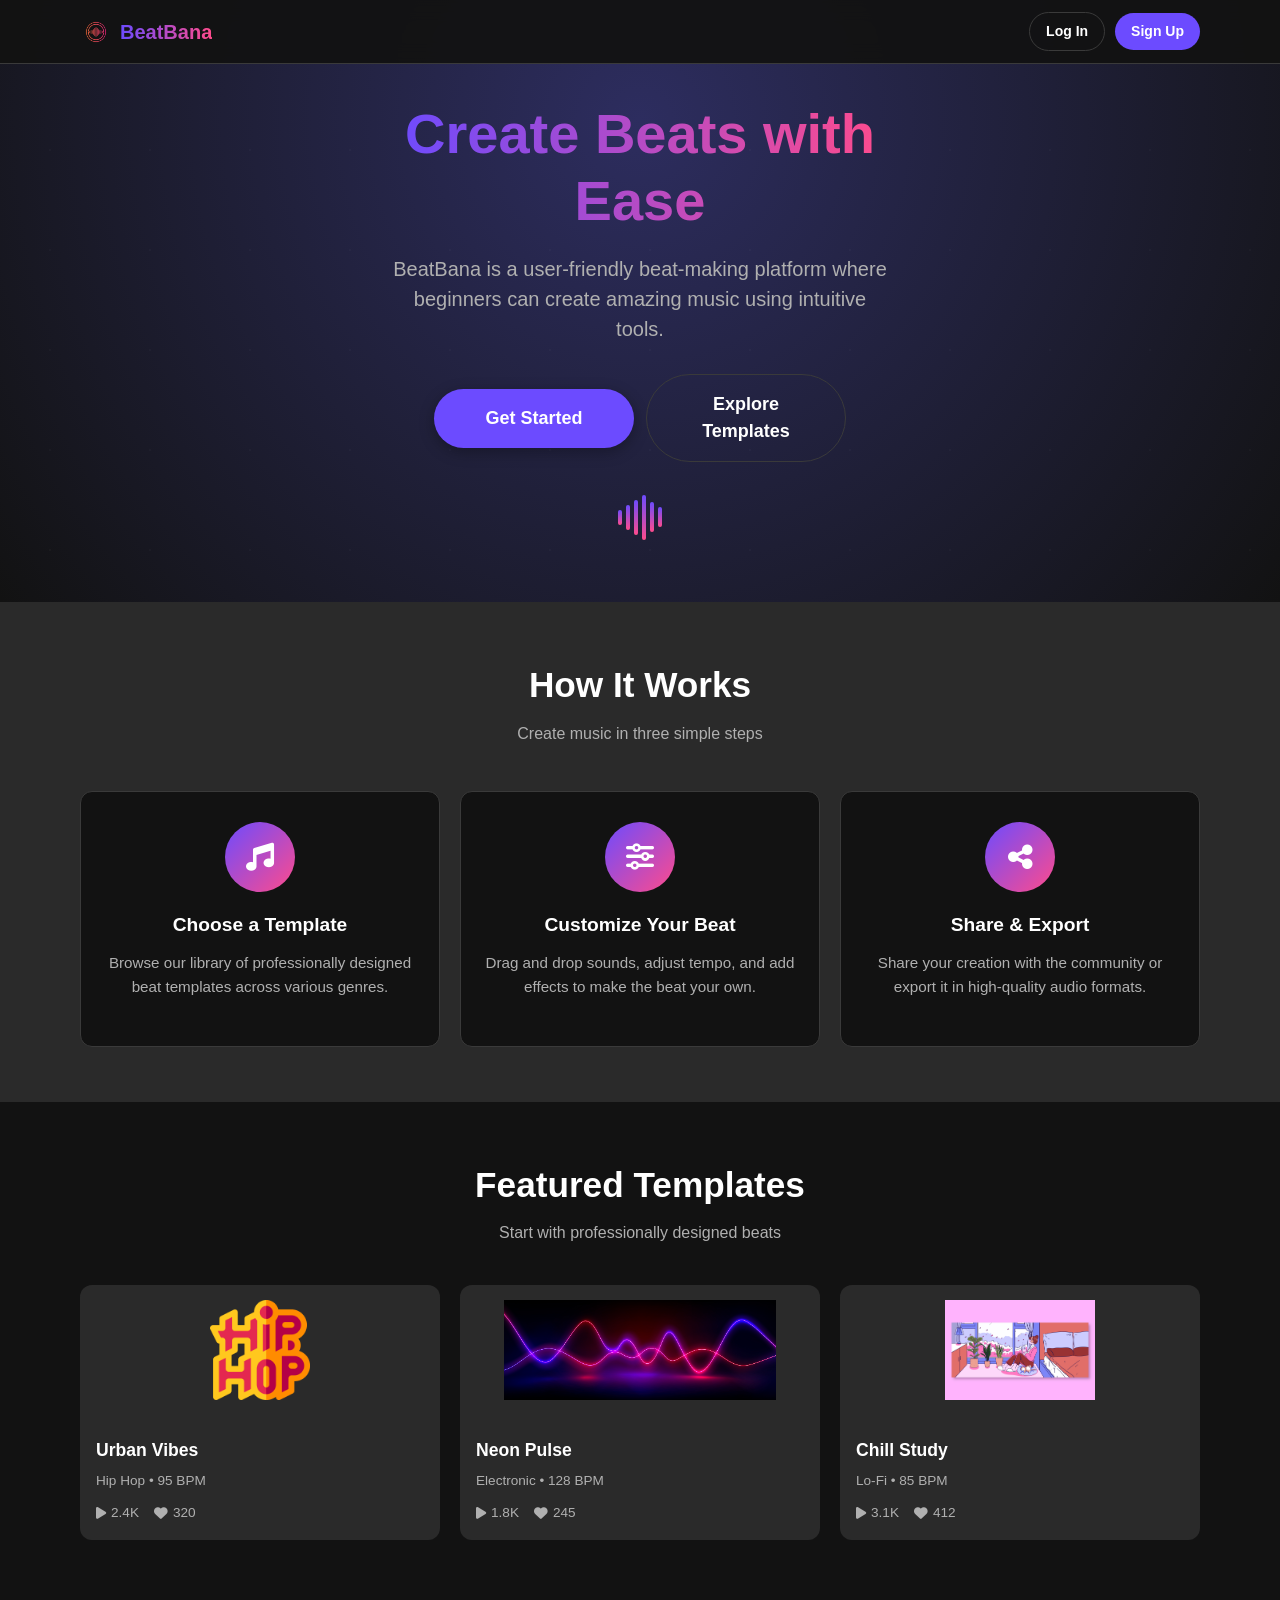
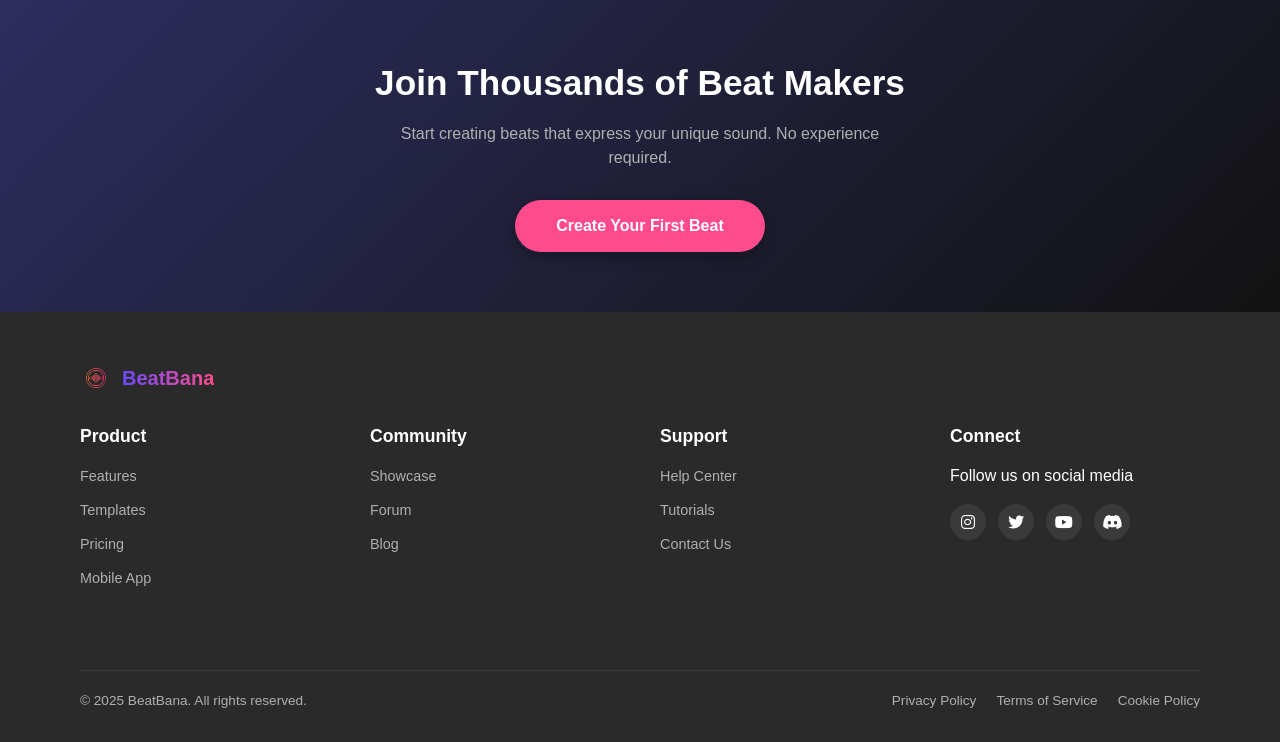
<file: index.html>
<!DOCTYPE html>
<html lang="en">
<head>
  <meta charset="UTF-8">
  <meta name="viewport" content="width=device-width, initial-scale=1.0">
  <title>BeatBana - Create Beats with Ease</title>
  <link rel="stylesheet" href="https://cdnjs.cloudflare.com/ajax/libs/font-awesome/6.4.0/css/all.min.css">
  <script src="https://cdnjs.cloudflare.com/ajax/libs/jquery/3.7.1/jquery.min.js"></script>
  <link rel="stylesheet" href="style.css">
</head>
<body>
  <!-- Header -->
  <header class="header">
    <div class="container">
      <div class="header-content">
        <a href="#" class="logo">
          <img src="Images/Beat Bana.png" alt="BeatBana Logo" class="logo-icon" />
          <span class="logo-text">BeatBana</span>
        </a>
        <div class="nav">
          <a href="logIn/index.html" class="nav-button button-secondary">Log In</a>
          <a href="signUp/index.html" class="nav-button button-primary">Sign Up</a>
        </div>
      </div>
    </div>
  </header>
  
  <!-- Mobile Menu (hidden by default) -->
  <div class="mobile-menu" id="mobile-menu">
    <button class="mobile-menu-close" id="mobile-menu-close">
      <i class="fas fa-times"></i>
    </button>
    <div class="mobile-menu-items">
      <a href="#features" class="mobile-menu-item">Features</a>
      <a href="#templates" class="mobile-menu-item">Templates</a>
      <a href="#pricing" class="mobile-menu-item">Pricing</a>
      <a href="#about" class="mobile-menu-item">About</a>
    </div>
    <div class="mobile-auth">
      <a href="#login" class="mobile-auth-button button-secondary">Log In</a>
      <a href="#signup" class="mobile-auth-button button-primary">Sign Up</a>
    </div>
  </div>
  
  <!-- Hero Section -->
  <section class="hero-section">
    <div class="container">
      <div class="hero-content">
        <h1 class="hero-title">Create Beats with Ease</h1>
        <p class="hero-description">
          BeatBana is a user-friendly beat-making platform where beginners can create amazing music using intuitive tools.
        </p>
        <div class="hero-buttons">
          <a href="#get-started" class="hero-button button-get-started">Get Started</a>
          <a href="#explore" class="hero-button button-explore">Explore Templates</a>
        </div>
        
        <!-- Animated Waveform -->
        <div class="waveform">
          <div class="waveform-bar" style="height: 15px;"></div>
          <div class="waveform-bar" style="height: 25px;"></div>
          <div class="waveform-bar" style="height: 35px;"></div>
          <div class="waveform-bar" style="height: 45px;"></div>
          <div class="waveform-bar" style="height: 30px;"></div>
          <div class="waveform-bar" style="height: 20px;"></div>
        </div>
      </div>
    </div>
  </section>
  
  <!-- Features Section -->
  <section class="features-section" id="features">
    <div class="container">
      <div class="section-header">
        <h2 class="section-title">How It Works</h2>
        <p class="section-subtitle">Create music in three simple steps</p>
      </div>
      
      <div class="features-grid">
        <!-- Feature 1 -->
        <div class="feature-card">
          <div class="feature-icon">
            <i class="fas fa-music"></i>
          </div>
          <h3 class="feature-title">Choose a Template</h3>
          <p class="feature-description">
            Browse our library of professionally designed beat templates across various genres.
          </p>
        </div>
        
        <!-- Feature 2 -->
        <div class="feature-card">
          <div class="feature-icon">
            <i class="fas fa-sliders-h"></i>
          </div>
          <h3 class="feature-title">Customize Your Beat</h3>
          <p class="feature-description">
            Drag and drop sounds, adjust tempo, and add effects to make the beat your own.
          </p>
        </div>
        
        <!-- Feature 3 -->
        <div class="feature-card">
          <div class="feature-icon">
            <i class="fas fa-share-alt"></i>
          </div>
          <h3 class="feature-title">Share & Export</h3>
          <p class="feature-description">
            Share your creation with the community or export it in high-quality audio formats.
          </p>
        </div>
      </div>
    </div>
  </section>
  
  <!-- Templates Section -->
  <section class="templates-section" id="templates">
    <div class="container">
      <div class="section-header">
        <h2 class="section-title">Featured Templates</h2>
        <p class="section-subtitle">Start with professionally designed beats</p>
      </div>
      
      <div class="templates-grid">
        <!-- Template 1 -->
        <div class="template-card">
          <div class="template-img-container">
            <img src="Images/hip-hop (1).png" alt="Electronic Beat" class="template-image" />
          </div>
          <div class="template-content">
            <h3 class="template-title">Urban Vibes</h3>
            <p class="template-genre">Hip Hop • 95 BPM</p>
            <div class="template-stats">
              <div class="template-stat">
                <i class="fas fa-play"></i>
                <span>2.4K</span>
              </div>
              <div class="template-stat">
                <i class="fas fa-heart"></i>
                <span>320</span>
              </div>
            </div>
          </div>
        </div>
        
        <!-- Template 2 -->
        <div class="template-card">
          <div class="template-img-container">
            <img src="Images/95bf278d-7e27-4cc7-9a4b-55df5babdd5d.jpg" alt="Electronic Beat" class="template-image" />
          </div>
          <div class="template-content">
            <h3 class="template-title">Neon Pulse</h3>
            <p class="template-genre">Electronic • 128 BPM</p>
            <div class="template-stats">
              <div class="template-stat">
                <i class="fas fa-play"></i>
                <span>1.8K</span>
              </div>
              <div class="template-stat">
                <i class="fas fa-heart"></i>
                <span>245</span>
              </div>
            </div>
          </div>
        </div>
        
        <!-- Template 3 -->
        <div class="template-card">
          <div class="template-img-container">
            <img src="Images/9194189.jpg" alt="Electronic Beat" class="template-image" />
          </div>
          <div class="template-content">
            <h3 class="template-title">Chill Study</h3>
            <p class="template-genre">Lo-Fi • 85 BPM</p>
            <div class="template-stats">
              <div class="template-stat">
                <i class="fas fa-play"></i>
                <span>3.1K</span>
              </div>
              <div class="template-stat">
                <i class="fas fa-heart"></i>
                <span>412</span>
              </div>
            </div>
          </div>
        </div>
      </div>
    </div>
  </section>
  
  <!-- CTA Section -->
  <section class="cta-section">
    <div class="container">
      <div class="cta-content">
        <h2 class="cta-title">Join Thousands of Beat Makers</h2>
        <p class="cta-description">
          Start creating beats that express your unique sound. No experience required.
        </p>
        <a href="#signup" class="cta-button">Create Your First Beat</a>
      </div>
    </div>
  </section>
  
  <!-- Footer -->
  <footer class="footer">
    <div class="container">
      <div class="footer-logo">
        <img src="Images/Beat Bana.png" alt="BeatBana Logo" class="footer-logo-icon" />
        <span class="logo-text">BeatBana</span>
      </div>
      
      <div class="footer-content">
        <div class="footer-column">
          <h3>Product</h3>
          <ul class="footer-links">
            <li><a href="#">Features</a></li>
            <li><a href="#">Templates</a></li>
            <li><a href="#">Pricing</a></li>
            <li><a href="#">Mobile App</a></li>
          </ul>
        </div>
        
        <div class="footer-column">
          <h3>Community</h3>
          <ul class="footer-links">
            <li><a href="#">Showcase</a></li>
            <li><a href="#">Forum</a></li>
            <li><a href="#">Blog</a></li>
          </ul>
        </div>
        
        <div class="footer-column">
          <h3>Support</h3>
          <ul class="footer-links">
            <li><a href="#">Help Center</a></li>
            <li><a href="#">Tutorials</a></li>
            <li><a href="#">Contact Us</a></li>
          </ul>
        </div>
        
        <div class="footer-column">
          <h3>Connect</h3>
          <p>Follow us on social media</p>
          <div class="footer-social">
            <a href="#" class="social-icon"><i class="fab fa-instagram"></i></a>
            <a href="#" class="social-icon"><i class="fab fa-twitter"></i></a>
            <a href="#" class="social-icon"><i class="fab fa-youtube"></i></a>
            <a href="#" class="social-icon"><i class="fab fa-discord"></i></a>
          </div>
        </div>
      </div>
      
      <div class="footer-bottom">
        <div class="footer-copyright">© 2025 BeatBana. All rights reserved.</div>
        <div class="footer-legal">
          <a href="#">Privacy Policy</a>
          <a href="#">Terms of Service</a>
          <a href="#">Cookie Policy</a>
        </div>
      </div>
    </div>
  </footer>
</body>
</html>
</file>
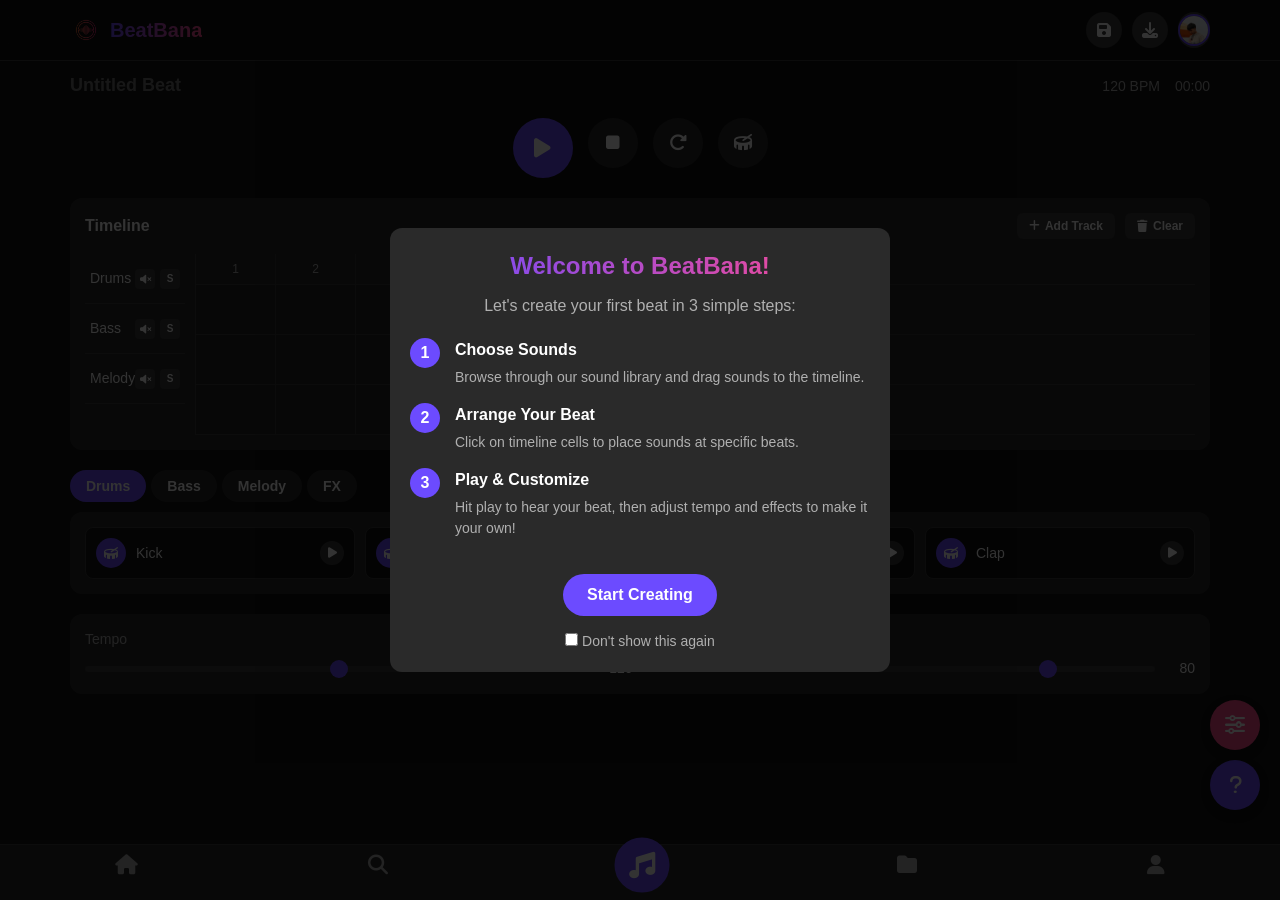
<file: BeatMaker/index.html>
<!DOCTYPE html>
<html lang="en">
<head>
  <meta charset="UTF-8">
  <meta name="viewport" content="width=device-width, initial-scale=1.0">
  <title>BeatBana - Beat Maker</title>
  <link rel="stylesheet" href="https://cdnjs.cloudflare.com/ajax/libs/font-awesome/6.4.0/css/all.min.css">
  <script src="https://cdnjs.cloudflare.com/ajax/libs/jquery/3.7.1/jquery.min.js"></script>
  <link rel="stylesheet" href="style.css">
</head>
<body>
  <!-- Header -->
  <header class="header">
    <div class="container">
      <div class="header-content">
        <a href="../index.html" class="logo">
          <img src="../Images/Beat Bana.png" alt="BeatBana Logo" class="logo-icon" />
          <span class="logo-text">BeatBana</span>
        </a>
        <div class="header-actions">
          <button id="save-button" class="header-button">
            <i class="fas fa-save"></i>
          </button>
          <button id="export-button" class="header-button">
            <i class="fas fa-download"></i>
          </button>
          <a href="../profile/index.html" class="user-profile-link">
            <span class="username">@theOGbeatmaster</span>
            <img src="IMG_2669.JPG" alt="User Avatar" class="user-avatar" />
          </a>
        </div>
      </div>
    </div>
  </header>

  <!-- Main Content -->
  <main class="main-content">
    <div class="container">
      <!-- Project Info -->
      <div class="project-info">
        <input type="text" id="project-name" placeholder="Untitled Beat" class="project-name">
        <div class="project-meta">
          <span id="bpm-display">120 BPM</span>
          <span id="time-display">00:00</span>
        </div>
      </div>

      <!-- Playback Controls -->
      <div class="playback-controls">
        <button id="play-button" class="control-button">
          <i class="fas fa-play"></i>
        </button>
        <button id="stop-button" class="control-button">
          <i class="fas fa-stop"></i>
        </button>
        <button id="loop-button" class="control-button">
          <i class="fas fa-redo-alt"></i>
        </button>
        <button id="metronome-button" class="control-button">
          <i class="fas fa-drum"></i>
        </button>
      </div>

      <!-- Timeline Section -->
      <div class="timeline-section">
        <div class="timeline-header">
          <h3>Timeline</h3>
          <div class="timeline-actions">
            <button id="add-track-button" class="small-button">
              <i class="fas fa-plus"></i> Add Track
            </button>
            <button id="clear-all-button" class="small-button">
              <i class="fas fa-trash"></i> Clear
            </button>
          </div>
        </div>
        
        <div class="timeline-container">
          <div class="track-labels">
            <div class="track-label">
              <span>Drums</span>
              <div class="track-controls">
                <button class="track-mute"><i class="fas fa-volume-mute"></i></button>
                <button class="track-solo">S</button>
              </div>
            </div>
            <div class="track-label">
              <span>Bass</span>
              <div class="track-controls">
                <button class="track-mute"><i class="fas fa-volume-mute"></i></button>
                <button class="track-solo">S</button>
              </div>
            </div>
            <div class="track-label">
              <span>Melody</span>
              <div class="track-controls">
                <button class="track-mute"><i class="fas fa-volume-mute"></i></button>
                <button class="track-solo">S</button>
              </div>
            </div>
          </div>
          
          <div class="timeline-grid">
            <div class="beat-markers">
              <div class="beat-marker">1</div>
              <div class="beat-marker">2</div>
              <div class="beat-marker">3</div>
              <div class="beat-marker">4</div>
              <div class="beat-marker">5</div>
              <div class="beat-marker">6</div>
              <div class="beat-marker">7</div>
              <div class="beat-marker">8</div>
            </div>
            
            <div class="timeline-tracks">
              <div class="timeline-track" id="drums-track">
                <div class="timeline-cells">
                  <div class="timeline-cell" data-beat="1"></div>
                  <div class="timeline-cell" data-beat="2"></div>
                  <div class="timeline-cell" data-beat="3"></div>
                  <div class="timeline-cell" data-beat="4"></div>
                  <div class="timeline-cell" data-beat="5"></div>
                  <div class="timeline-cell" data-beat="6"></div>
                  <div class="timeline-cell" data-beat="7"></div>
                  <div class="timeline-cell" data-beat="8"></div>
                </div>
              </div>
              
              <div class="timeline-track" id="bass-track">
                <div class="timeline-cells">
                  <div class="timeline-cell" data-beat="1"></div>
                  <div class="timeline-cell" data-beat="2"></div>
                  <div class="timeline-cell" data-beat="3"></div>
                  <div class="timeline-cell" data-beat="4"></div>
                  <div class="timeline-cell" data-beat="5"></div>
                  <div class="timeline-cell" data-beat="6"></div>
                  <div class="timeline-cell" data-beat="7"></div>
                  <div class="timeline-cell" data-beat="8"></div>
                </div>
              </div>
              
              <div class="timeline-track" id="melody-track">
                <div class="timeline-cells">
                  <div class="timeline-cell" data-beat="1"></div>
                  <div class="timeline-cell" data-beat="2"></div>
                  <div class="timeline-cell" data-beat="3"></div>
                  <div class="timeline-cell" data-beat="4"></div>
                  <div class="timeline-cell" data-beat="5"></div>
                  <div class="timeline-cell" data-beat="6"></div>
                  <div class="timeline-cell" data-beat="7"></div>
                  <div class="timeline-cell" data-beat="8"></div>
                </div>
              </div>
            </div>
          </div>
        </div>
      </div>

      <!-- Sound Library Tabs -->
      <div class="sound-library-tabs">
        <button class="tab-button active" data-tab="drums">Drums</button>
        <button class="tab-button" data-tab="bass">Bass</button>
        <button class="tab-button" data-tab="melody">Melody</button>
        <button class="tab-button" data-tab="fx">FX</button>
      </div>

      <!-- Sound Library -->
      <div class="sound-library">
        <div class="sound-category active" id="drums-tab">
          <div class="sound-item" draggable="true" data-sound="kick">
            <div class="sound-icon"><i class="fas fa-drum"></i></div>
            <div class="sound-name">Kick</div>
            <button class="preview-button"><i class="fas fa-play"></i></button>
          </div>
          <div class="sound-item" draggable="true" data-sound="snare">
            <div class="sound-icon"><i class="fas fa-drum"></i></div>
            <div class="sound-name">Snare</div>
            <button class="preview-button"><i class="fas fa-play"></i></button>
          </div>
          <div class="sound-item" draggable="true" data-sound="hihat">
            <div class="sound-icon"><i class="fas fa-drum"></i></div>
            <div class="sound-name">Hi-Hat</div>
            <button class="preview-button"><i class="fas fa-play"></i></button>
          </div>
          <div class="sound-item" draggable="true" data-sound="clap">
            <div class="sound-icon"><i class="fas fa-drum"></i></div>
            <div class="sound-name">Clap</div>
            <button class="preview-button"><i class="fas fa-play"></i></button>
          </div>
        </div>
        
        <div class="sound-category" id="bass-tab">
          <div class="sound-item" draggable="true" data-sound="bass1">
            <div class="sound-icon"><i class="fas fa-guitar"></i></div>
            <div class="sound-name">Deep Bass</div>
            <button class="preview-button"><i class="fas fa-play"></i></button>
          </div>
          <div class="sound-item" draggable="true" data-sound="bass2">
            <div class="sound-icon"><i class="fas fa-guitar"></i></div>
            <div class="sound-name">808 Bass</div>
            <button class="preview-button"><i class="fas fa-play"></i></button>
          </div>
          <div class="sound-item" draggable="true" data-sound="bass3">
            <div class="sound-icon"><i class="fas fa-guitar"></i></div>
            <div class="sound-name">Synth Bass</div>
            <button class="preview-button"><i class="fas fa-play"></i></button>
          </div>
        </div>
        
        <div class="sound-category" id="melody-tab">
          <div class="sound-item" draggable="true" data-sound="piano">
            <div class="sound-icon"><i class="fas fa-music"></i></div>
            <div class="sound-name">Piano</div>
            <button class="preview-button"><i class="fas fa-play"></i></button>
          </div>
          <div class="sound-item" draggable="true" data-sound="synth">
            <div class="sound-icon"><i class="fas fa-music"></i></div>
            <div class="sound-name">Synth Lead</div>
            <button class="preview-button"><i class="fas fa-play"></i></button>
          </div>
          <div class="sound-item" draggable="true" data-sound="strings">
            <div class="sound-icon"><i class="fas fa-music"></i></div>
            <div class="sound-name">Strings</div>
            <button class="preview-button"><i class="fas fa-play"></i></button>
          </div>
        </div>
        
        <div class="sound-category" id="fx-tab">
          <div class="sound-item" draggable="true" data-sound="riser">
            <div class="sound-icon"><i class="fas fa-volume-up"></i></div>
            <div class="sound-name">Riser</div>
            <button class="preview-button"><i class="fas fa-play"></i></button>
          </div>
          <div class="sound-item" draggable="true" data-sound="impact">
            <div class="sound-icon"><i class="fas fa-volume-up"></i></div>
            <div class="sound-name">Impact</div>
            <button class="preview-button"><i class="fas fa-play"></i></button>
          </div>
          <div class="sound-item" draggable="true" data-sound="sweep">
            <div class="sound-icon"><i class="fas fa-volume-up"></i></div>
            <div class="sound-name">Sweep</div>
            <button class="preview-button"><i class="fas fa-play"></i></button>
          </div>
        </div>
      </div>

      <!-- Main Controls -->
      <div class="main-controls">
        <div class="control-group">
          <label for="tempo-slider">Tempo</label>
          <div class="slider-container">
            <input type="range" id="tempo-slider" min="60" max="180" value="120" class="slider">
            <div class="slider-value">120</div>
          </div>
        </div>
        <div class="control-group">
          <label for="volume-slider">Volume</label>
          <div class="slider-container">
            <input type="range" id="volume-slider" min="0" max="100" value="80" class="slider">
            <div class="slider-value">80</div>
          </div>
        </div>
      </div>

      <!-- Effects Panel (Initially Hidden) -->
      <div class="effects-panel" id="effects-panel">
        <div class="effects-header">
          <h3>Effects</h3>
          <button id="close-effects" class="small-button">
            <i class="fas fa-times"></i>
          </button>
        </div>
        
        <div class="effects-controls">
          <div class="effect-control">
            <label for="reverb-slider">Reverb</label>
            <div class="slider-container">
              <input type="range" id="reverb-slider" min="0" max="100" value="0" class="slider">
              <div class="slider-value">0</div>
            </div>
          </div>
          
          <div class="effect-control">
            <label for="delay-slider">Delay</label>
            <div class="slider-container">
              <input type="range" id="delay-slider" min="0" max="100" value="0" class="slider">
              <div class="slider-value">0</div>
            </div>
          </div>
          
          <div class="effect-control">
            <label for="filter-slider">Filter</label>
            <div class="slider-container">
              <input type="range" id="filter-slider" min="0" max="100" value="50" class="slider">
              <div class="slider-value">50</div>
            </div>
          </div>
        </div>
      </div>

      <!-- Tutorial Overlay (Initially Hidden) -->
      <div class="tutorial-overlay" id="tutorial-overlay">
        <div class="tutorial-content">
          <h2>Welcome to BeatBana!</h2>
          <p>Let's create your first beat in 3 simple steps:</p>
          
          <div class="tutorial-step">
            <div class="step-number">1</div>
            <div class="step-content">
              <h3>Choose Sounds</h3>
              <p>Browse through our sound library and drag sounds to the timeline.</p>
            </div>
          </div>
          
          <div class="tutorial-step">
            <div class="step-number">2</div>
            <div class="step-content">
              <h3>Arrange Your Beat</h3>
              <p>Click on timeline cells to place sounds at specific beats.</p>
            </div>
          </div>
          
          <div class="tutorial-step">
            <div class="step-number">3</div>
            <div class="step-content">
              <h3>Play & Customize</h3>
              <p>Hit play to hear your beat, then adjust tempo and effects to make it your own!</p>
            </div>
          </div>
          
          <button id="start-creating" class="primary-button">Start Creating</button>
          <div class="tutorial-skip">
            <label>
              <input type="checkbox" id="dont-show-again"> Don't show this again
            </label>
          </div>
        </div>
      </div>

      <!-- Help Button -->
      <button id="help-button" class="floating-button">
        <i class="fas fa-question"></i>
      </button>

      <!-- Effects Button -->
      <button id="effects-button" class="floating-button effects-toggle">
        <i class="fas fa-sliders-h"></i>
      </button>
    </div>
  </main>

  <!-- Bottom Navigation -->
  <nav class="bottom-nav">
    <a href="../index.html" class="nav-item">
      <i class="fas fa-home"></i>
    </a>
    <a href="#" class="nav-item">
      <i class="fas fa-search"></i>
    </a>
    <a href="#" class="create-button active">
      <i class="fas fa-music"></i>
    </a>
    <a href="#" class="nav-item">
      <i class="fas fa-folder"></i>
    </a>
    <a href="#" class="nav-item">
      <i class="fas fa-user"></i>
    </a>
  </nav>

  <!-- Save Modal (Initially Hidden) -->
  <div class="modal" id="save-modal">
    <div class="modal-content">
      <div class="modal-header">
        <h3>Save Your Beat</h3>
        <button class="modal-close"><i class="fas fa-times"></i></button>
      </div>
      <div class="modal-body">
        <div class="form-group">
          <label for="save-name">Beat Name</label>
          <input type="text" id="save-name" placeholder="My Awesome Beat">
        </div>
        <div class="form-group">
          <label for="save-genre">Genre</label>
          <select id="save-genre">
            <option value="hip-hop">Hip Hop</option>
            <option value="edm">EDM</option>
            <option value="pop">Pop</option>
            <option value="lofi">Lo-Fi</option>
            <option value="other">Other</option>
          </select>
        </div>
        <div class="form-group">
          <label for="save-description">Description (Optional)</label>
          <textarea id="save-description" placeholder="Describe your beat..."></textarea>
        </div>
      </div>
      <div class="modal-footer">
        <button class="secondary-button modal-cancel">Cancel</button>
        <button class="primary-button modal-save">Save Beat</button>
      </div>
    </div>
  </div>

  <!-- Export Modal (Initially Hidden) -->
  <div class="modal" id="export-modal">
    <div class="modal-content">
      <div class="modal-header">
        <h3>Export Your Beat</h3>
        <button class="modal-close"><i class="fas fa-times"></i></button>
      </div>
      <div class="modal-body">
        <div class="form-group">
          <label>Export Format</label>
          <div class="export-options">
            <label class="export-option">
              <input type="radio" name="export-format" value="mp3" checked>
              <span class="option-label">MP3</span>
              <span class="option-desc">Standard quality, smaller file size</span>
            </label>
            <label class="export-option">
              <input type="radio" name="export-format" value="wav">
              <span class="option-label">WAV</span>
              <span class="option-desc">High quality, larger file size</span>
            </label>
          </div>
        </div>
        <div class="form-group">
          <label>Quality</label>
          <div class="slider-container">
            <input type="range" id="quality-slider" min="0" max="2" value="1" step="1" class="slider">
            <div class="quality-labels">
              <span>Low</span>
              <span>Medium</span>
              <span>High</span>
            </div>
          </div>
        </div>
      </div>
      <div class="modal-footer">
        <button class="secondary-button modal-cancel">Cancel</button>
        <button class="primary-button modal-export">Export</button>
      </div>
    </div>
  </div>

  <script src="script.js"></script>
</body>
</html>
</file>
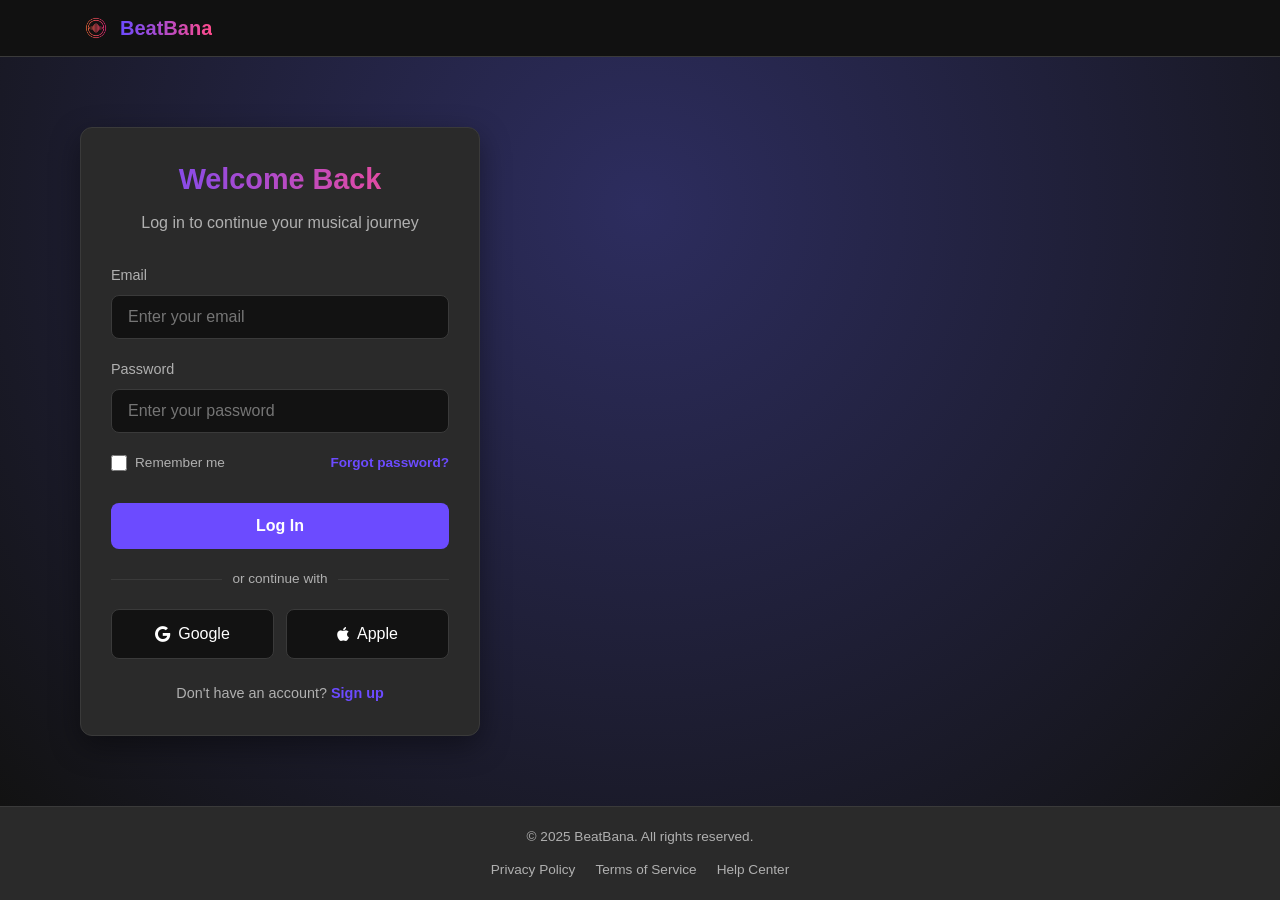
<file: logIn/index.html>
<!DOCTYPE html>
<html lang="en">
<head>
  <meta charset="UTF-8">
  <meta name="viewport" content="width=device-width, initial-scale=1.0">
  <title>BeatBana - Log In</title>
  <link rel="stylesheet" href="https://cdnjs.cloudflare.com/ajax/libs/font-awesome/6.4.0/css/all.min.css">
  <script src="https://cdnjs.cloudflare.com/ajax/libs/jquery/3.7.1/jquery.min.js"></script>
  <style>
    :root {
      --primary: #6c4bff;
      --primary-dark: #5135e0;
      --secondary: #ff4b8c;
      --dark: #121212;
      --gray: #2a2a2a;
      --light-gray: #3a3a3a;
      --text: #ffffff;
      --text-secondary: #b0b0b0;
    }
    
    * {
      margin: 0;
      padding: 0;
      box-sizing: border-box;
    }
    
    body {
      font-family: 'Segoe UI', 'Roboto', sans-serif;
      background-color: var(--dark);
      color: var(--text);
      font-size: 16px;
      line-height: 1.5;
      min-height: 100vh;
      display: flex;
      flex-direction: column;
    }
    
    a {
      text-decoration: none;
      color: inherit;
    }
    
    button, .button {
      cursor: pointer;
      border: none;
      outline: none;
      font-weight: 600;
      transition: all 0.2s ease;
    }
    
    .container {
      width: 100%;
      padding: 0 20px;
      margin: 0 auto;
      max-width: 1200px;
    }
    
    /* Header Styles */
    .header {
      background-color: rgba(18, 18, 18, 0.95);
      backdrop-filter: blur(10px);
      padding: 12px 0;
      border-bottom: 1px solid var(--light-gray);
    }
    
    .header-content {
      display: flex;
      justify-content: space-between;
      align-items: center;
    }
    
    .logo {
      display: flex;
      align-items: center;
      gap: 8px;
    }
    
    .logo-icon {
      height: 32px;
      width: auto;
    }
    
    .logo-text {
      font-size: 20px;
      font-weight: 700;
      background: linear-gradient(90deg, var(--primary), var(--secondary));
      -webkit-background-clip: text;
      -webkit-text-fill-color: transparent;
    }
    
    /* Main Content */
    .main-content {
      flex: 1;
      display: flex;
      align-items: center;
      justify-content: center;
      padding: 40px 0;
      background: radial-gradient(circle at 50% 20%, #2d2d5f, var(--dark));
    }
    
    .login-container {
      background-color: var(--gray);
      border-radius: 12px;
      width: 100%;
      max-width: 400px;
      padding: 30px;
      border: 1px solid var(--light-gray);
      box-shadow: 0 10px 30px rgba(0, 0, 0, 0.4);
    }
    
    .login-header {
      text-align: center;
      margin-bottom: 30px;
    }
    
    .login-title {
      font-size: 1.8rem;
      margin-bottom: 10px;
      background: linear-gradient(90deg, var(--primary), var(--secondary));
      -webkit-background-clip: text;
      -webkit-text-fill-color: transparent;
    }
    
    .login-subtitle {
      color: var(--text-secondary);
      font-size: 1rem;
    }
    
    .login-form {
      display: flex;
      flex-direction: column;
      gap: 20px;
    }
    
    .form-group {
      display: flex;
      flex-direction: column;
      gap: 8px;
    }
    
    .form-label {
      font-size: 0.9rem;
      color: var(--text-secondary);
    }
    
    .form-input {
      background-color: var(--dark);
      border: 1px solid var(--light-gray);
      border-radius: 8px;
      padding: 12px 16px;
      color: var(--text);
      font-size: 1rem;
      transition: border-color 0.2s ease;
    }
    
    .form-input:focus {
      border-color: var(--primary);
      outline: none;
    }
    
    .form-options {
      display: flex;
      justify-content: space-between;
      align-items: center;
      font-size: 0.85rem;
    }
    
    .remember-me {
      display: flex;
      align-items: center;
      gap: 8px;
      color: var(--text-secondary);
    }
    
    .remember-checkbox {
      width: 16px;
      height: 16px;
      accent-color: var(--primary);
    }
    
    .forgot-password {
      color: var(--primary);
      font-weight: 600;
      transition: color 0.2s ease;
    }
    
    .forgot-password:hover {
      color: var(--secondary);
    }
    
    .login-button {
      background-color: var(--primary);
      color: white;
      padding: 14px;
      border-radius: 8px;
      font-size: 1rem;
      font-weight: 600;
      transition: background-color 0.2s ease;
      margin-top: 10px;
    }
    
    .login-button:hover {
      background-color: var(--primary-dark);
    }
    
    .divider {
      display: flex;
      align-items: center;
      margin: 20px 0;
      color: var(--text-secondary);
      font-size: 0.85rem;
    }
    
    .divider::before,
    .divider::after {
      content: '';
      flex: 1;
      height: 1px;
      background-color: var(--light-gray);
    }
    
    .divider::before {
      margin-right: 10px;
    }
    
    .divider::after {
      margin-left: 10px;
    }
    
    .social-login {
      display: flex;
      gap: 12px;
    }
    
    .social-button {
      flex: 1;
      display: flex;
      align-items: center;
      justify-content: center;
      gap: 8px;
      background-color: var(--dark);
      border: 1px solid var(--light-gray);
      border-radius: 8px;
      padding: 12px;
      color: var(--text);
      transition: background-color 0.2s ease;
    }
    
    .social-button:hover {
      background-color: var(--light-gray);
    }
    
    .signup-link {
      text-align: center;
      margin-top: 24px;
      font-size: 0.9rem;
      color: var(--text-secondary);
    }
    
    .signup-link a {
      color: var(--primary);
      font-weight: 600;
      transition: color 0.2s ease;
    }
    
    .signup-link a:hover {
      color: var(--secondary);
    }
    
    /* Footer */
    .footer {
      background-color: var(--gray);
      padding: 20px 0;
      text-align: center;
      font-size: 0.85rem;
      color: var(--text-secondary);
      border-top: 1px solid var(--light-gray);
    }
    
    .footer-links {
      display: flex;
      justify-content: center;
      gap: 20px;
      margin-top: 12px;
    }
    
    .footer-link {
      transition: color 0.2s ease;
    }
    
    .footer-link:hover {
      color: var(--text);
    }
    
    /* Responsive */
    @media (min-width: 768px) {
      .container {
        padding: 0 40px;
      }
    }

  .error-message {
    color: #f44336;
    font-size: 0.85rem;
    margin-top: 5px;
  }
  
  .input-error {
    border-color: #f44336 !important;
  }
  
  /* Add loading spinner animation */
  @keyframes spin {
    0% { transform: rotate(0deg); }
    100% { transform: rotate(360deg); }
  }
  
  .fa-spin {
    animation: spin 1s linear infinite;
  }
</style>
</head>
<body>
  <!-- Header -->
  <header class="header">
    <div class="container">
      <div class="header-content">
        <a href="../index.html" class="logo">
          <img src="Beat Bana.png" alt="BeatBana Logo" class="logo-icon" />
          <span class="logo-text">BeatBana</span>
        </a>
      </div>
    </div>
  </header>
  
  <!-- Main Content -->
  <main class="main-content">
    <div class="container">
      <div class="login-container">
        <div class="login-header">
          <h1 class="login-title">Welcome Back</h1>
          <p class="login-subtitle">Log in to continue your musical journey</p>
        </div>
        
        <form class="login-form">
          <div class="form-group">
            <label for="email" class="form-label">Email</label>
            <input type="email" id="email" class="form-input" placeholder="Enter your email" required>
          </div>
          
          <div class="form-group">
            <label for="password" class="form-label">Password</label>
            <input type="password" id="password" class="form-input" placeholder="Enter your password" required>
          </div>
          
          <div class="form-options">
            <div class="remember-me">
              <input type="checkbox" id="remember" class="remember-checkbox">
              <label for="remember">Remember me</label>
            </div>
            
            <a href="#" class="forgot-password">Forgot password?</a>
          </div>
          
          <button type="submit" class="login-button">Log In</button>
        </form>
        
        <div class="divider">or continue with</div>
        
        <div class="social-login">
          <a href="#" class="social-button">
            <i class="fab fa-google"></i>
            <span>Google</span>
          </a>
          
          <a href="#" class="social-button">
            <i class="fab fa-apple"></i>
            <span>Apple</span>
          </a>
        </div>
        
        <div class="signup-link">
          Don't have an account? <a href="../signUp/index.html">Sign up</a>
        </div>
      </div>
    </div>
  </main>
  
  <!-- Footer -->
  <footer class="footer">
    <div class="container">
      <div class="footer-copyright">© 2025 BeatBana. All rights reserved.</div>
      <div class="footer-links">
        <a href="#" class="footer-link">Privacy Policy</a>
        <a href="#" class="footer-link">Terms of Service</a>
        <a href="#" class="footer-link">Help Center</a>
      </div>
    </div>
  </footer>
  <script>
  document.addEventListener('DOMContentLoaded', () => {
    const loginForm = document.querySelector('.login-form');
    const emailInput = document.getElementById('email');
    const passwordInput = document.getElementById('password');
    
    loginForm.addEventListener('submit', (e) => {
      e.preventDefault();
      
      // Simple validation
      let isValid = true;
      
      if (!emailInput.value || !emailInput.value.includes('@')) {
        showError(emailInput, 'Please enter a valid email address');
        isValid = false;
      } else {
        clearError(emailInput);
      }
      
      if (!passwordInput.value || passwordInput.value.length < 6) {
        showError(passwordInput, 'Password must be at least 6 characters');
        isValid = false;
      } else {
        clearError(passwordInput);
      }
      
      if (isValid) {
        // Show loading state
        const submitButton = loginForm.querySelector('button[type="submit"]');
        submitButton.innerHTML = '<i class="fas fa-spinner fa-spin"></i> Logging in...';
        submitButton.disabled = true;
        
        // Simulate login (would be replaced with actual API call)
        setTimeout(() => {
          window.location.href = '../HomePage/index.html';
        }, 1500);
      }
    });
    
    function showError(input, message) {
      const formGroup = input.closest('.form-group');
      const errorElement = formGroup.querySelector('.error-message') || document.createElement('div');
      
      if (!formGroup.querySelector('.error-message')) {
        errorElement.className = 'error-message';
        formGroup.appendChild(errorElement);
      }
      
      errorElement.textContent = message;
      input.classList.add('input-error');
    }
    
    function clearError(input) {
      const formGroup = input.closest('.form-group');
      const errorElement = formGroup.querySelector('.error-message');
      
      if (errorElement) {
        errorElement.textContent = '';
      }
      
      input.classList.remove('input-error');
    }
  });
</script>
</body>
</html>
</file>
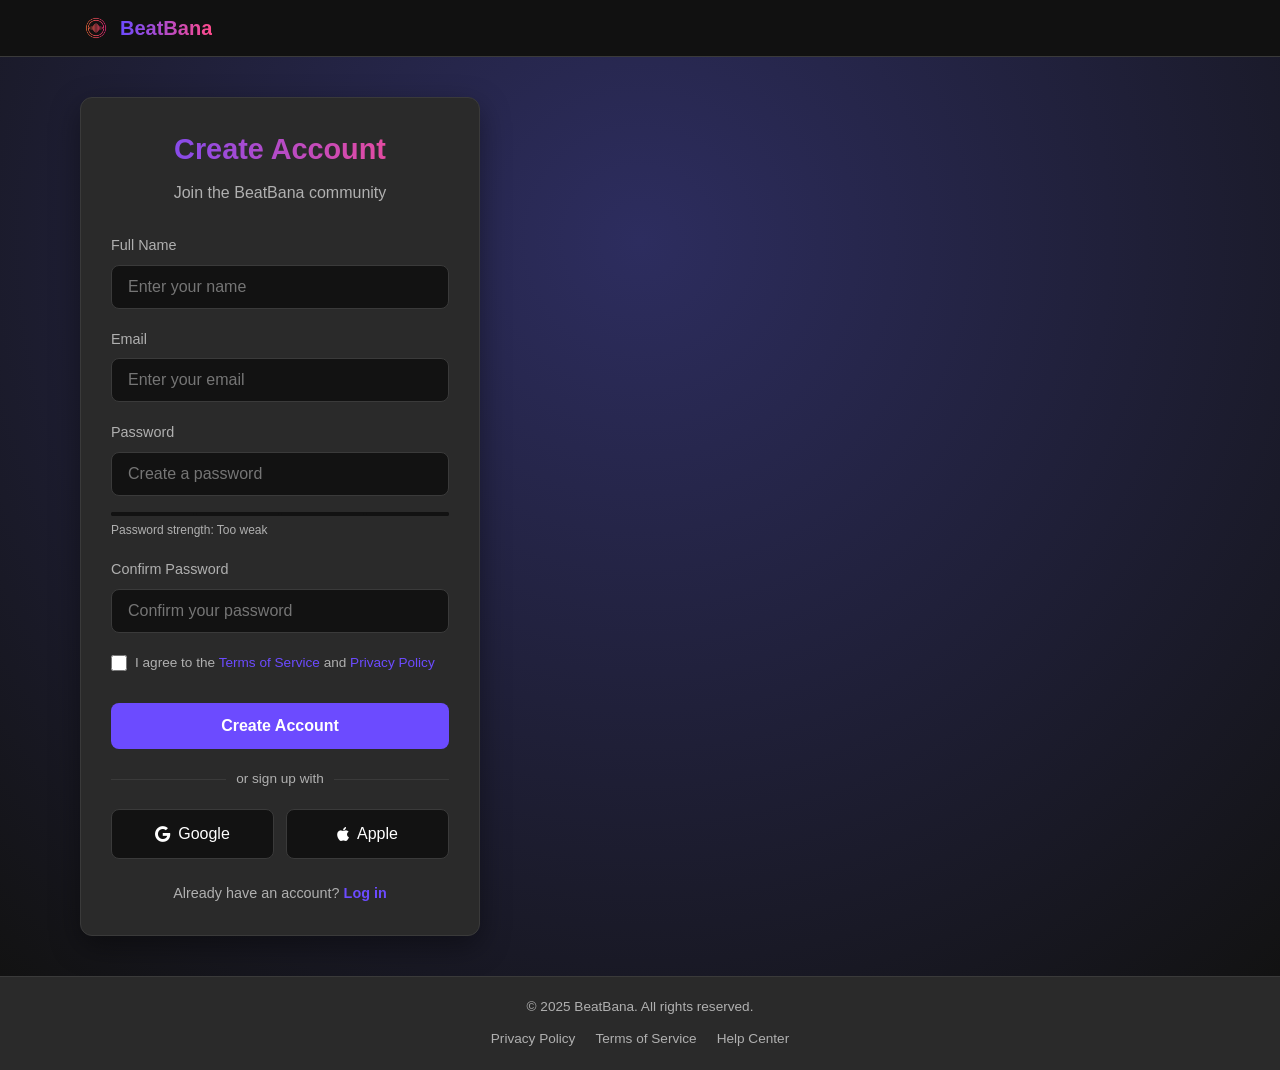
<file: signUp/index.html>
<!DOCTYPE html>
<html lang="en">
<head>
  <meta charset="UTF-8">
  <meta name="viewport" content="width=device-width, initial-scale=1.0">
  <title>BeatBana - Sign Up</title>
  <link rel="stylesheet" href="https://cdnjs.cloudflare.com/ajax/libs/font-awesome/6.4.0/css/all.min.css">
  <script src="https://cdnjs.cloudflare.com/ajax/libs/jquery/3.7.1/jquery.min.js"></script>
  <style>
    :root {
      --primary: #6c4bff;
      --primary-dark: #5135e0;
      --secondary: #ff4b8c;
      --dark: #121212;
      --gray: #2a2a2a;
      --light-gray: #3a3a3a;
      --text: #ffffff;
      --text-secondary: #b0b0b0;
      --error: #f44336;
    }
    
    * {
      margin: 0;
      padding: 0;
      box-sizing: border-box;
    }
    
    body {
      font-family: 'Segoe UI', 'Roboto', sans-serif;
      background-color: var(--dark);
      color: var(--text);
      font-size: 16px;
      line-height: 1.5;
      min-height: 100vh;
      display: flex;
      flex-direction: column;
    }
    
    a {
      text-decoration: none;
      color: inherit;
    }
    
    button, .button {
      cursor: pointer;
      border: none;
      outline: none;
      font-weight: 600;
      transition: all 0.2s ease;
    }
    
    .container {
      width: 100%;
      padding: 0 20px;
      margin: 0 auto;
      max-width: 1200px;
    }
    
    /* Header Styles */
    .header {
      background-color: rgba(18, 18, 18, 0.95);
      backdrop-filter: blur(10px);
      padding: 12px 0;
      border-bottom: 1px solid var(--light-gray);
    }
    
    .header-content {
      display: flex;
      justify-content: space-between;
      align-items: center;
    }
    
    .logo {
      display: flex;
      align-items: center;
      gap: 8px;
    }
    
    .logo-icon {
      height: 32px;
      width: auto;
    }
    
    .logo-text {
      font-size: 20px;
      font-weight: 700;
      background: linear-gradient(90deg, var(--primary), var(--secondary));
      -webkit-background-clip: text;
      -webkit-text-fill-color: transparent;
    }
    
    /* Main Content */
    .main-content {
      flex: 1;
      display: flex;
      align-items: center;
      justify-content: center;
      padding: 40px 0;
      background: radial-gradient(circle at 50% 20%, #2d2d5f, var(--dark));
    }
    
    .signup-container {
      background-color: var(--gray);
      border-radius: 12px;
      width: 100%;
      max-width: 400px;
      padding: 30px;
      border: 1px solid var(--light-gray);
      box-shadow: 0 10px 30px rgba(0, 0, 0, 0.4);
    }
    
    .signup-header {
      text-align: center;
      margin-bottom: 30px;
    }
    
    .signup-title {
      font-size: 1.8rem;
      margin-bottom: 10px;
      background: linear-gradient(90deg, var(--primary), var(--secondary));
      -webkit-background-clip: text;
      -webkit-text-fill-color: transparent;
    }
    
    .signup-subtitle {
      color: var(--text-secondary);
      font-size: 1rem;
    }
    
    .signup-form {
      display: flex;
      flex-direction: column;
      gap: 20px;
    }
    
    .form-group {
      display: flex;
      flex-direction: column;
      gap: 8px;
    }
    
    .form-label {
      font-size: 0.9rem;
      color: var(--text-secondary);
    }
    
    .form-input {
      background-color: var(--dark);
      border: 1px solid var(--light-gray);
      border-radius: 8px;
      padding: 12px 16px;
      color: var(--text);
      font-size: 1rem;
      transition: border-color 0.2s ease;
    }
    
    .form-input:focus {
      border-color: var(--primary);
      outline: none;
    }
    
    .form-input.input-error {
      border-color: var(--error);
    }
    
    .error-message {
      color: var(--error);
      font-size: 0.85rem;
      margin-top: 5px;
    }
    
    .form-options {
      display: flex;
      align-items: center;
      gap: 8px;
      color: var(--text-secondary);
      font-size: 0.85rem;
    }
    
    .terms-checkbox {
      width: 16px;
      height: 16px;
      accent-color: var(--primary);
    }
    
    .signup-button {
      background-color: var(--primary);
      color: white;
      padding: 14px;
      border-radius: 8px;
      font-size: 1rem;
      font-weight: 600;
      transition: background-color 0.2s ease;
      margin-top: 10px;
    }
    
    .signup-button:hover {
      background-color: var(--primary-dark);
    }
    
    .signup-button:disabled {
      background-color: var(--light-gray);
      cursor: not-allowed;
    }
    
    .divider {
      display: flex;
      align-items: center;
      margin: 20px 0;
      color: var(--text-secondary);
      font-size: 0.85rem;
    }
    
    .divider::before,
    .divider::after {
      content: '';
      flex: 1;
      height: 1px;
      background-color: var(--light-gray);
    }
    
    .divider::before {
      margin-right: 10px;
    }
    
    .divider::after {
      margin-left: 10px;
    }
    
    .social-signup {
      display: flex;
      gap: 12px;
    }
    
    .social-button {
      flex: 1;
      display: flex;
      align-items: center;
      justify-content: center;
      gap: 8px;
      background-color: var(--dark);
      border: 1px solid var(--light-gray);
      border-radius: 8px;
      padding: 12px;
      color: var(--text);
      transition: background-color 0.2s ease;
    }
    
    .social-button:hover {
      background-color: var(--light-gray);
    }
    
    .login-link {
      text-align: center;
      margin-top: 24px;
      font-size: 0.9rem;
      color: var(--text-secondary);
    }
    
    .login-link a {
      color: var(--primary);
      font-weight: 600;
      transition: color 0.2s ease;
    }
    
    .login-link a:hover {
      color: var(--secondary);
    }
    
    /* Password Strength Meter */
    .password-strength {
      margin-top: 8px;
    }
    
    .strength-meter {
      height: 4px;
      background-color: var(--dark);
      border-radius: 2px;
      margin-bottom: 5px;
      display: flex;
    }
    
    .strength-segment {
      height: 100%;
      flex: 1;
      margin-right: 2px;
      border-radius: 2px;
      background-color: var(--dark);
      transition: background-color 0.3s ease;
    }
    
    .strength-segment:last-child {
      margin-right: 0;
    }
    
    .strength-text {
      font-size: 0.75rem;
      color: var(--text-secondary);
    }
    
    /* Footer */
    .footer {
      background-color: var(--gray);
      padding: 20px 0;
      text-align: center;
      font-size: 0.85rem;
      color: var(--text-secondary);
      border-top: 1px solid var(--light-gray);
    }
    
    .footer-links {
      display: flex;
      justify-content: center;
      gap: 20px;
      margin-top: 12px;
    }
    
    .footer-link {
      transition: color 0.2s ease;
    }
    
    .footer-link:hover {
      color: var(--text);
    }
    
    /* Loading Spinner */
    @keyframes spin {
      0% { transform: rotate(0deg); }
      100% { transform: rotate(360deg); }
    }
    
    .fa-spin {
      animation: spin 1s linear infinite;
    }
    
    /* Responsive */
    @media (min-width: 768px) {
      .container {
        padding: 0 40px;
      }
    }
  </style>
</head>
<body>
  <!-- Header -->
  <header class="header">
    <div class="container">
      <div class="header-content">
        <a href="../index.html" class="logo">
          <img src="../Images/Beat Bana.png" alt="BeatBana Logo" class="logo-icon" />
          <span class="logo-text">BeatBana</span>
        </a>
      </div>
    </div>
  </header>
  
  <!-- Main Content -->
  <main class="main-content">
    <div class="container">
      <div class="signup-container">
        <div class="signup-header">
          <h1 class="signup-title">Create Account</h1>
          <p class="signup-subtitle">Join the BeatBana community</p>
        </div>
        
        <form class="signup-form" id="signup-form">
          <div class="form-group">
            <label for="name" class="form-label">Full Name</label>
            <input type="text" id="name" class="form-input" placeholder="Enter your name" required>
          </div>
          
          <div class="form-group">
            <label for="email" class="form-label">Email</label>
            <input type="email" id="email" class="form-input" placeholder="Enter your email" required>
          </div>
          
          <div class="form-group">
            <label for="password" class="form-label">Password</label>
            <input type="password" id="password" class="form-input" placeholder="Create a password" required>
            
            <div class="password-strength">
              <div class="strength-meter">
                <div class="strength-segment"></div>
                <div class="strength-segment"></div>
                <div class="strength-segment"></div>
                <div class="strength-segment"></div>
              </div>
              <div class="strength-text">Password strength: Too weak</div>
            </div>
          </div>
          
          <div class="form-group">
            <label for="confirm-password" class="form-label">Confirm Password</label>
            <input type="password" id="confirm-password" class="form-input" placeholder="Confirm your password" required>
          </div>
          
          <div class="form-options">
            <input type="checkbox" id="terms" class="terms-checkbox" required>
            <label for="terms">I agree to the <a href="#" style="color: var(--primary);">Terms of Service</a> and <a href="#" style="color: var(--primary);">Privacy Policy</a></label>
          </div>
          
          <button type="submit" class="signup-button">Create Account</button>
        </form>
        
        <div class="divider">or sign up with</div>
        
        <div class="social-signup">
          <a href="#" class="social-button">
            <i class="fab fa-google"></i>
            <span>Google</span>
          </a>
          
          <a href="#" class="social-button">
            <i class="fab fa-apple"></i>
            <span>Apple</span>
          </a>
        </div>
        
        <div class="login-link">
          Already have an account? <a href="../logIn/index.html">Log in</a>
        </div>
      </div>
    </div>
  </main>
  
  <!-- Footer -->
  <footer class="footer">
    <div class="container">
      <div class="footer-copyright">© 2025 BeatBana. All rights reserved.</div>
      <div class="footer-links">
        <a href="#" class="footer-link">Privacy Policy</a>
        <a href="#" class="footer-link">Terms of Service</a>
        <a href="#" class="footer-link">Help Center</a>
      </div>
    </div>
  </footer>
  
  <script>
    document.addEventListener('DOMContentLoaded', () => {
      const signupForm = document.getElementById('signup-form');
      const nameInput = document.getElementById('name');
      const emailInput = document.getElementById('email');
      const passwordInput = document.getElementById('password');
      const confirmPasswordInput = document.getElementById('confirm-password');
      const termsCheckbox = document.getElementById('terms');
      const strengthSegments = document.querySelectorAll('.strength-segment');
      const strengthText = document.querySelector('.strength-text');
      
      // Password strength checker
      passwordInput.addEventListener('input', () => {
        const password = passwordInput.value;
        let strength = 0;
        
        // Length check
        if (password.length >= 8) {
          strength += 1;
        }
        
        // Uppercase check
        if (/[A-Z]/.test(password)) {
          strength += 1;
        }
        
        // Number check
        if (/[0-9]/.test(password)) {
          strength += 1;
        }
        
        // Special character check
        if (/[^A-Za-z0-9]/.test(password)) {
          strength += 1;
        }
        
        // Update strength meter
        strengthSegments.forEach((segment, index) => {
          if (index < strength) {
            segment.style.backgroundColor = getStrengthColor(strength);
          } else {
            segment.style.backgroundColor = 'var(--dark)';
          }
        });
        
        // Update strength text
        strengthText.textContent = `Password strength: ${getStrengthText(strength)}`;
        strengthText.style.color = getStrengthColor(strength);
      });
      
      // Form submission
      signupForm.addEventListener('submit', (e) => {
        e.preventDefault();
        
        // Validate form
        let isValid = true;
        
        if (!nameInput.value.trim()) {
          showError(nameInput, 'Please enter your name');
          isValid = false;
        } else {
          clearError(nameInput);
        }
        
        if (!emailInput.value || !isValidEmail(emailInput.value)) {
          showError(emailInput, 'Please enter a valid email address');
          isValid = false;
        } else {
          clearError(emailInput);
        }
        
        if (!passwordInput.value || passwordInput.value.length < 8) {
          showError(passwordInput, 'Password must be at least 8 characters');
          isValid = false;
        } else {
          clearError(passwordInput);
        }
        
        if (passwordInput.value !== confirmPasswordInput.value) {
          showError(confirmPasswordInput, 'Passwords do not match');
          isValid = false;
        } else {
          clearError(confirmPasswordInput);
        }
        
        if (!termsCheckbox.checked) {
          showError(termsCheckbox, 'You must agree to the Terms of Service');
          isValid = false;
        } else {
          clearError(termsCheckbox);
        }
        
        if (isValid) {
          // Show loading state
          const submitButton = signupForm.querySelector('button[type="submit"]');
          submitButton.innerHTML = '<i class="fas fa-spinner fa-spin"></i> Creating Account...';
          submitButton.disabled = true;
          
          // Simulate account creation (would be replaced with actual API call)
          setTimeout(() => {
            window.location.href = '../HomePage/index.html';
          }, 2000);
        }
      });
      
      // Helper functions
      function showError(input, message) {
        const formGroup = input.closest('.form-group') || input.parentElement;
        const errorElement = formGroup.querySelector('.error-message') || document.createElement('div');
        
        if (!formGroup.querySelector('.error-message')) {
          errorElement.className = 'error-message';
          formGroup.appendChild(errorElement);
        }
        
        errorElement.textContent = message;
        if (input.classList) {
          input.classList.add('input-error');
        }
      }
      
      function clearError(input) {
        const formGroup = input.closest('.form-group') || input.parentElement;
        const errorElement = formGroup.querySelector('.error-message');
        
        if (errorElement) {
          errorElement.textContent = '';
        }
        
        if (input.classList) {
          input.classList.remove('input-error');
        }
      }
      
      function isValidEmail(email) {
        const emailRegex = /^[^\s@]+@[^\s@]+\.[^\s@]+$/;
        return emailRegex.test(email);
      }
      
      function getStrengthColor(strength) {
        switch (strength) {
          case 0:
            return '#f44336'; // Red
          case 1:
            return '#ff9800'; // Orange
          case 2:
            return '#ffeb3b'; // Yellow
          case 3:
            return '#4caf50'; // Light green
          case 4:
            return '#2e7d32'; // Dark green
          default:
            return '#f44336'; // Red
        }
      }
      
      function getStrengthText(strength) {
        switch (strength) {
          case 0:
            return 'Too weak';
          case 1:
            return 'Weak';
          case 2:
            return 'Medium';
          case 3:
            return 'Strong';
          case 4:
            return 'Very strong';
          default:
            return 'Too weak';
        }
      }
    });
  </script>
</body>
</html>
</file>
<file: style.css>
:root {
    --primary: #6c4bff;
    --primary-dark: #5135e0;
    --secondary: #ff4b8c;
    --dark: #121212;
    --gray: #2a2a2a;
    --light-gray: #3a3a3a;
    --text: #ffffff;
    --text-secondary: #b0b0b0;
  }
  
  * {
    margin: 0;
    padding: 0;
    box-sizing: border-box;
  }
  
  body {
    font-family: 'Segoe UI', 'Roboto', sans-serif;
    background-color: var(--dark);
    color: var(--text);
    font-size: 16px;
    line-height: 1.5;
    overflow-x: hidden;
  }
  
  a {
    text-decoration: none;
    color: inherit;
  }
  
  button, .button {
    cursor: pointer;
    border: none;
    outline: none;
    font-weight: 600;
    transition: all 0.2s ease;
  }
  
  img {
    max-width: 100%;
    height: auto;
  }
  
  .container {
    width: 100%;
    padding: 0 20px;
    margin: 0 auto;
  }
  
  /* Typography for Mobile */
  h1 {
    font-size: 2.2rem;
    line-height: 1.2;
    margin-bottom: 16px;
  }
  
  h2 {
    font-size: 1.8rem;
    line-height: 1.3;
    margin-bottom: 14px;
  }
  
  h3 {
    font-size: 1.3rem;
    line-height: 1.4;
    margin-bottom: 12px;
  }
  
  p {
    margin-bottom: 16px;
  }
  
  /* Header Styles */
  .header {
    position: fixed;
    top: 0;
    left: 0;
    width: 100%;
    background-color: rgba(18, 18, 18, 0.95);
    backdrop-filter: blur(10px);
    z-index: 100;
    padding: 12px 0;
    border-bottom: 1px solid var(--light-gray);
  }
  
  .header-content {
    display: flex;
    justify-content: space-between;
    align-items: center;
  }
  
  .logo {
    display: flex;
    align-items: center;
    gap: 8px;
  }
  
  .logo-icon {
    height: 32px;
    width: auto;
  }
  
  .logo-text {
    font-size: 20px;
    font-weight: 700;
    background: linear-gradient(90deg, var(--primary), var(--secondary));
    -webkit-background-clip: text;
    -webkit-text-fill-color: transparent;
  }
  
  .nav {
    display: flex;
    gap: 10px;
    align-items: center;
  }
  
  .nav-button {
    padding: 8px 16px;
    border-radius: 50px;
    font-size: 14px;
    font-weight: 600;
  }
  
  .button-secondary {
    background-color: transparent;
    color: var(--text);
    border: 1px solid var(--light-gray);
  }
  
  .button-secondary:hover {
    background-color: var(--light-gray);
  }
  
  .button-primary {
    background-color: var(--primary);
    color: white;
  }
  
  .button-primary:hover {
    background-color: var(--primary-dark);
  }
  
  .menu-toggle {
    display: none;
    font-size: 24px;
    background: transparent;
    color: var(--text);
  }
  
  /* Hero Section */
  .hero-section {
    padding: 100px 0 40px;
    background: radial-gradient(circle at 50% 20%, #2d2d5f, var(--dark));
    position: relative;
    overflow: hidden;
    text-align: center;
  }
  
  .hero-section::before {
    content: '';
    position: absolute;
    width: 100%;
    height: 100%;
    top: 0;
    left: 0;
    background: url('data:image/svg+xml;utf8,<svg xmlns="http://www.w3.org/2000/svg" width="100" height="100" viewBox="0 0 100 100"><rect width="100" height="100" fill="none"/><circle cx="50" cy="50" r="1" fill="rgba(255,255,255,0.1)"/></svg>') repeat;
    opacity: 0.3;
  }

  .hero-content {
    position: relative;
    z-index: 2;
  }
  
  .hero-title {
    margin: 0 auto 20px;
    background: linear-gradient(90deg, var(--primary), var(--secondary));
    -webkit-background-clip: text;
    -webkit-text-fill-color: transparent;
    max-width: 500px;
  }
  
  .hero-description {
    font-size: 1.1rem;
    color: var(--text-secondary);
    margin: 0 auto 30px;
    max-width: 500px;
  }
  
  .hero-buttons {
    display: flex;
    flex-direction: column;
    gap: 12px;
    margin-bottom: 30px;
    align-items: center;
  }
  
  .hero-button {
    padding: 14px 24px;
    border-radius: 50px;
    font-size: 16px;
    font-weight: 600;
    width: 100%;
    max-width: 250px;
    text-align: center;
  }
  
  .button-get-started {
    background-color: var(--primary);
    color: white;
    box-shadow: 0 4px 15px rgba(0, 0, 0, 0.3);
  }
  
  .button-get-started:hover {
    background-color: var(--primary-dark);
  }
  
  .button-explore {
    background-color: transparent;
    color: var(--text);
    border: 1px solid var(--light-gray);
  }
  
  .button-explore:hover {
    background-color: var(--light-gray);
  }
  
  /* Waveform Animation */
  .waveform {
    display: flex;
    align-items: center;
    justify-content: center;
    gap: 4px;
    margin: 20px auto;
    height: 50px;
  }
  
  .waveform-bar {
    width: 4px;
    background: linear-gradient(180deg, var(--primary), var(--secondary));
    border-radius: 2px;
    animation: waveform 1s ease infinite;
  }
  
  @keyframes waveform {
    0% { height: 10px; }
    50% { height: 30px; }
    100% { height: 10px; }
  }
  
  .waveform-bar:nth-child(1) { animation-delay: 0s; }
  .waveform-bar:nth-child(2) { animation-delay: 0.1s; }
  .waveform-bar:nth-child(3) { animation-delay: 0.2s; }
  .waveform-bar:nth-child(4) { animation-delay: 0.3s; }
  .waveform-bar:nth-child(5) { animation-delay: 0.4s; }
  .waveform-bar:nth-child(6) { animation-delay: 0.5s; }
  
  /* Features Section */
  .features-section {
    padding: 60px 0;
    background-color: var(--gray);
  }
  
  .section-header {
    text-align: center;
    margin-bottom: 40px;
  }
  
  .section-title {
    margin-bottom: 14px;
  }
  
  .section-subtitle {
    font-size: 1rem;
    color: var(--text-secondary);
    max-width: 500px;
    margin: 0 auto;
  }
  
  .features-grid {
    display: grid;
    grid-template-columns: 1fr;
    gap: 20px;
  }
  
  .feature-card {
    background-color: var(--dark);
    border-radius: 12px;
    padding: 30px 20px;
    display: flex;
    flex-direction: column;
    align-items: center;
    text-align: center;
    transition: transform 0.3s ease;
    border: 1px solid var(--light-gray);
    /* opacity: 0; */
    transform: translateY(5px);
    transition: opacity 0.5s ease, transform 0.5s ease;
  }
  
  .feature-card:hover {
    transform: translateY(-5px);
  }
  
  .feature-icon {
    width: 60px;
    height: 60px;
    display: flex;
    align-items: center;
    justify-content: center;
    background: linear-gradient(135deg, var(--primary), var(--secondary));
    border-radius: 50%;
    margin-bottom: 20px;
  }
  
  .feature-icon i {
    font-size: 24px;
    color: white;
  }
  
  .feature-title {
    font-size: 1.2rem;
    font-weight: 600;
    margin-bottom: 12px;
  }
  
  .feature-description {
    color: var(--text-secondary);
    font-size: 0.95rem;
    line-height: 1.6;
  }
  
  /* Templates Section */
  .templates-section {
    padding: 60px 0;
    background-color: var(--dark);
  }
  
  .templates-grid {
    display: grid;
    grid-template-columns: 1fr;
    gap: 20px;
    margin-top: 30px;
  }
  
  .template-card {
    background-color: var(--gray);
    border-radius: 12px;
    overflow: hidden;
    transition: transform 0.3s ease;
  }
  
  .template-card:hover {
    transform: translateY(-5px);
  }

  .template-img-container{
    padding: 15px;
  }
  
  .template-image {
    width: 100%;
    height: 100px;
    object-fit:contain;
  }
  
  .template-content {
    padding: 16px;
  }
  
  .template-title {
    font-size: 1.1rem;
    font-weight: 600;
    margin-bottom: 8px;
  }
  
  .template-genre {
    font-size: 0.85rem;
    color: var(--text-secondary);
    margin-bottom: 12px;
  }
  
  .template-stats {
    display: flex;
    align-items: center;
    gap: 15px;
    font-size: 0.85rem;
    color: var(--text-secondary);
  }
  
  .template-stat {
    display: flex;
    align-items: center;
    gap: 5px;
  }
  
  /* CTA Section */
  .cta-section {
    padding: 60px 0;
    background: linear-gradient(135deg, #2d2d5f, var(--dark));
    text-align: center;
  }
  
  .cta-content {
    position: relative;
    z-index: 2;
  }
  
  .cta-title {
    margin-bottom: 16px;
  }
  
  .cta-description {
    font-size: 1rem;
    color: var(--text-secondary);
    margin: 0 auto 30px;
    max-width: 500px;
  }
  
  .cta-button {
    display: inline-block;
    padding: 14px 24px;
    border-radius: 50px;
    font-size: 16px;
    font-weight: 600;
    background-color: var(--secondary);
    color: white;
    box-shadow: 0 4px 15px rgba(0, 0, 0, 0.3);
    width: 100%;
    max-width: 250px;
  }
  
  .cta-button:hover {
    background-color: #e63573;
  }
  
  /* Footer */
  .footer {
    background-color: var(--gray);
    padding: 50px 0 30px;
  }
  
  .footer-content {
    display: grid;
    grid-template-columns: 1fr;
    gap: 40px;
  }
  
  .footer-logo {
    display: flex;
    align-items: center;
    gap: 10px;
    margin-bottom: 30px;
  }
  
  .footer-logo-icon {
    height: 32px;
    width: auto;
  }
  
  .footer-column {
    margin-bottom: 30px;
  }
  
  .footer-column h3 {
    font-size: 1.1rem;
    font-weight: 600;
    margin-bottom: 16px;
  }
  
  .footer-links {
    list-style: none;
  }
  
  .footer-links li {
    margin-bottom: 10px;
  }
  
  .footer-links a {
    color: var(--text-secondary);
    transition: color 0.2s ease;
    font-size: 0.9rem;
  }
  
  .footer-links a:hover {
    color: var(--text);
  }
  
  .footer-social {
    display: flex;
    gap: 12px;
    margin-top: 16px;
  }
  
  .social-icon {
    display: flex;
    align-items: center;
    justify-content: center;
    width: 36px;
    height: 36px;
    background-color: var(--light-gray);
    border-radius: 50%;
    transition: background-color 0.2s ease;
  }
  
  .social-icon:hover {
    background-color: var(--primary);
  }
  
  .social-icon i {
    font-size: 16px;
  }
  
  .footer-bottom {
    margin-top: 40px;
    padding-top: 20px;
    border-top: 1px solid var(--light-gray);
    text-align: center;
  }
  
  .footer-copyright {
    color: var(--text-secondary);
    font-size: 0.85rem;
    margin-bottom: 16px;
  }
  
  .footer-legal {
    display: flex;
    flex-direction: column;
    gap: 12px;
    align-items: center;
  }
  
  .footer-legal a {
    color: var(--text-secondary);
    font-size: 0.85rem;
    transition: color 0.2s ease;
  }
  
  .footer-legal a:hover {
    color: var(--text);
  }
  
  /* Mobile Menu */
  .mobile-menu {
    position: fixed;
    top: 0;
    left: 0;
    right: 0;
    bottom: 0;
    background-color: var(--dark);
    z-index: 200;
    display: flex;
    flex-direction: column;
    justify-content: center;
    align-items: center;
    transform: translateX(100%);
    transition: transform 0.3s ease;
  }
  
  .mobile-menu.active {
    transform: translateX(0);
  }
  
  .mobile-menu-close {
    position: absolute;
    top: 20px;
    right: 20px;
    font-size: 24px;
    background: transparent;
    color: var(--text);
  }
  
  .mobile-menu-items {
    display: flex;
    flex-direction: column;
    gap: 20px;
    text-align: center;
  }
  
  .mobile-menu-item {
    font-size: 1.3rem;
    font-weight: 600;
  }
  
  .mobile-auth {
    display: flex;
    flex-direction: column;
    gap: 15px;
    margin-top: 40px;
  }
  
  .mobile-auth-button {
    padding: 12px 24px;
    border-radius: 50px;
    font-size: 16px;
    font-weight: 600;
    width: 200px;
    text-align: center;
  }
  
  /* Tablet and Desktop Styles */
  @media (min-width: 768px) {
    .container {
      padding: 0 40px;
      max-width: 1200px;
    }
    
    h1 {
      font-size: 3rem;
    }
    
    h2 {
      font-size: 2.2rem;
    }
    
    .hero-buttons {
      flex-direction: row;
      justify-content: center;
    }
    
    .hero-button {
      max-width: 200px;
    }
    
    .features-grid {
      grid-template-columns: repeat(3, 1fr);
    }
    
    .templates-grid {
      grid-template-columns: repeat(3, 1fr);
    }
    
    .footer-content {
      grid-template-columns: repeat(4, 1fr);
    }
    
    .footer-bottom {
      display: flex;
      justify-content: space-between;
      align-items: center;
    }
    
    .footer-copyright {
      margin-bottom: 0;
    }
    
    .footer-legal {
      flex-direction: row;
      gap: 20px;
    }
  }
  
  /* Large Desktop Styles */
  @media (min-width: 1024px) {
    .hero-title {
      font-size: 3.5rem;
    }
    
    .hero-description {
      font-size: 1.25rem;
    }
    
    .hero-button {
      padding: 16px 32px;
      font-size: 18px;
    }
    
    .feature-icon {
      width: 70px;
      height: 70px;
    }
    
    .feature-icon i {
      font-size: 28px;
    }
  }
</file>
<file: BeatMaker/style.css>
:root {
    --primary: #6c4bff;
    --primary-dark: #5135e0;
    --primary-light: #8e75ff;
    --secondary: #ff4b8c;
    --secondary-dark: #e63573;
    --dark: #121212;
    --gray: #2a2a2a;
    --light-gray: #3a3a3a;
    --lighter-gray: #4a4a4a;
    --text: #ffffff;
    --text-secondary: #b0b0b0;
    --success: #4caf50;
    --warning: #ff9800;
    --error: #f44336;
    --timeline-cell: #232323;
    --timeline-cell-active: #6c4bff;
    --timeline-cell-hover: #3a3a3a;
    --timeline-marker: #3a3a3a;
  }
  
  * {
    margin: 0;
    padding: 0;
    box-sizing: border-box;
  }
  
  body {
    font-family: "Segoe UI", "Roboto", sans-serif;
    background-color: var(--dark);
    color: var(--text);
    font-size: 16px;
    line-height: 1.5;
    overflow-x: hidden;
    min-height: 100vh;
    display: flex;
    flex-direction: column;
  }
  
  a {
    text-decoration: none;
    color: inherit;
  }
  
  button,
  .button {
    cursor: pointer;
    border: none;
    outline: none;
    font-weight: 600;
    transition: all 0.2s ease;
  }
  
  input,
  select,
  textarea {
    font-family: inherit;
  }
  
  .container {
    width: 100%;
    padding: 0 15px;
    margin: 0 auto;
    max-width: 1200px;
  }
  
  /* Header Styles */
  .header {
    position: fixed;
    top: 0;
    left: 0;
    width: 100%;
    background-color: rgba(18, 18, 18, 0.95);
    backdrop-filter: blur(10px);
    z-index: 100;
    padding: 12px 0;
    border-bottom: 1px solid var(--light-gray);
  }
  
  .header-content {
    display: flex;
    justify-content: space-between;
    align-items: center;
  }
  
  .logo {
    display: flex;
    align-items: center;
    gap: 8px;
  }
  
  .logo-icon {
    height: 32px;
    width: auto;
  }
  
  .logo-text {
    font-size: 20px;
    font-weight: 700;
    background: linear-gradient(90deg, var(--primary), var(--secondary));
    -webkit-background-clip: text;
    -webkit-text-fill-color: transparent;
  }
  
  .header-actions {
    display: flex;
    gap: 10px;
  }
  
  .header-button {
    width: 36px;
    height: 36px;
    border-radius: 50%;
    display: flex;
    align-items: center;
    justify-content: center;
    background-color: var(--light-gray);
    color: var(--text);
    font-size: 16px;
    transition: all 0.2s ease;
  }
  
  .header-button:hover {
    background-color: var(--lighter-gray);
  }

  .user-profile-link {
  display: flex;
  align-items: center;
  gap: 8px;
  /* margin-left: 15px; */
  /* padding: 5px; */
  border-radius: 50px;
  background-color: var(--light-gray);
  transition: all 0.2s ease;
}

.user-profile-link:hover {
  background-color: var(--lighter-gray);
}

.username {
  font-size: 14px;
  color: var(--text-secondary);
  display: none;
}

.user-avatar {
  width: 32px;
  height: 32px;
  border-radius: 50%;
  object-fit: cover;
  border: 2px solid var(--primary);
}
  
  /* Main Content */
  .main-content {
    flex: 1;
    padding: 70px 0 80px;
    display: flex;
    flex-direction: column;
  }
  
  /* Project Info */
  .project-info {
    margin-bottom: 15px;
    display: flex;
    justify-content: space-between;
    align-items: center;
  }
  
  .project-name {
    font-size: 18px;
    font-weight: 600;
    background-color: transparent;
    border: none;
    color: var(--text);
    padding: 5px 0;
    border-bottom: 2px solid transparent;
    transition: all 0.2s ease;
    width: 60%;
  }
  
  .project-name:focus {
    outline: none;
    border-bottom-color: var(--primary);
  }
  
  .project-meta {
    display: flex;
    gap: 15px;
    font-size: 14px;
    color: var(--text-secondary);
  }
  
  /* Playback Controls */
  .playback-controls {
    display: flex;
    justify-content: center;
    gap: 15px;
    margin-bottom: 20px;
  }
  
  .control-button {
    width: 50px;
    height: 50px;
    border-radius: 50%;
    display: flex;
    align-items: center;
    justify-content: center;
    background-color: var(--gray);
    color: var(--text);
    font-size: 18px;
    transition: all 0.2s ease;
  }
  
  .control-button:hover {
    background-color: var(--light-gray);
  }
  
  #play-button {
    background-color: var(--primary);
    color: white;
    width: 60px;
    height: 60px;
    font-size: 22px;
  }
  
  #play-button:hover {
    background-color: var(--primary-dark);
  }
  
  #play-button.playing {
    background-color: var(--secondary);
  }
  
  #play-button.playing i::before {
    content: "\f04c"; /* fa-pause */
  }
  
  #loop-button.active,
  #metronome-button.active {
    background-color: var(--primary-light);
    color: white;
  }
  
  /* Main Controls */
  .main-controls {
    background-color: var(--gray);
    border-radius: 12px;
    padding: 15px;
    margin-bottom: 20px;
    display: flex;
    flex-direction: column;
    gap: 15px;
  }
  
  .control-group {
    display: flex;
    flex-direction: column;
    gap: 8px;
  }
  
  .control-group label {
    font-size: 14px;
    color: var(--text-secondary);
  }
  
  .slider-container {
    display: flex;
    align-items: center;
    gap: 10px;
  }
  
  .slider {
    flex: 1;
    -webkit-appearance: none;
    height: 6px;
    border-radius: 3px;
    background: var(--light-gray);
    outline: none;
  }
  
  .slider::-webkit-slider-thumb {
    -webkit-appearance: none;
    appearance: none;
    width: 18px;
    height: 18px;
    border-radius: 50%;
    background: var(--primary);
    cursor: pointer;
  }
  
  .slider::-moz-range-thumb {
    width: 18px;
    height: 18px;
    border-radius: 50%;
    background: var(--primary);
    cursor: pointer;
    border: none;
  }
  
  .slider-value {
    min-width: 30px;
    text-align: right;
    font-size: 14px;
    color: var(--text);
  }
  
  /* Sound Library Tabs */
  .sound-library-tabs {
    display: flex;
    gap: 5px;
    margin-bottom: 10px;
    overflow-x: auto;
    scrollbar-width: none;
    -ms-overflow-style: none;
  }
  
  .sound-library-tabs::-webkit-scrollbar {
    display: none;
  }
  
  .tab-button {
    padding: 8px 16px;
    border-radius: 20px;
    background-color: var(--gray);
    color: var(--text);
    font-size: 14px;
    white-space: nowrap;
    transition: all 0.2s ease;
  }
  
  .tab-button:hover {
    background-color: var(--light-gray);
  }
  
  .tab-button.active {
    background-color: var(--primary);
    color: white;
  }
  
  /* Sound Library */
  .sound-library {
    background-color: var(--gray);
    border-radius: 12px;
    padding: 15px;
    margin-bottom: 20px;
    max-height: 200px;
    overflow-y: auto;
  }
  
  .sound-category {
    display: none;
    grid-template-columns: repeat(2, 1fr);
    gap: 10px;
  }
  
  .sound-category.active {
    display: grid;
  }
  
  .sound-item {
    background-color: var(--dark);
    border-radius: 8px;
    padding: 10px;
    display: flex;
    align-items: center;
    gap: 10px;
    cursor: grab;
    transition: all 0.2s ease;
    border: 1px solid var(--light-gray);
  }
  
  .sound-item:hover {
    background-color: var(--light-gray);
  }
  
  .sound-item:active {
    cursor: grabbing;
  }
  
  .sound-icon {
    width: 30px;
    height: 30px;
    border-radius: 50%;
    background-color: var(--primary);
    display: flex;
    align-items: center;
    justify-content: center;
    color: white;
    font-size: 14px;
  }
  
  .sound-name {
    flex: 1;
    font-size: 14px;
    white-space: nowrap;
    overflow: hidden;
    text-overflow: ellipsis;
  }
  
  .preview-button {
    width: 24px;
    height: 24px;
    border-radius: 50%;
    background-color: var(--light-gray);
    display: flex;
    align-items: center;
    justify-content: center;
    color: var(--text);
    font-size: 12px;
  }
  
  .preview-button:hover {
    background-color: var(--primary);
  }
  
  /* Timeline Section */
  .timeline-section {
    background-color: var(--gray);
    border-radius: 12px;
    padding: 15px;
    margin-bottom: 20px;
  }
  
  .timeline-header {
    display: flex;
    justify-content: space-between;
    align-items: center;
    margin-bottom: 15px;
  }
  
  .timeline-header h3 {
    font-size: 16px;
    font-weight: 600;
  }
  
  .timeline-actions {
    display: flex;
    gap: 10px;
  }
  
  .small-button {
    padding: 6px 12px;
    border-radius: 6px;
    background-color: var(--light-gray);
    color: var(--text);
    font-size: 12px;
    display: flex;
    align-items: center;
    gap: 5px;
  }
  
  .small-button:hover {
    background-color: var(--lighter-gray);
  }
  
  .timeline-container {
    display: flex;
    overflow-x: auto;
    scrollbar-width: thin;
    scrollbar-color: var(--light-gray) var(--dark);
  }
  
  .timeline-container::-webkit-scrollbar {
    height: 8px;
  }
  
  .timeline-container::-webkit-scrollbar-track {
    background: var(--dark);
    border-radius: 4px;
  }
  
  .timeline-container::-webkit-scrollbar-thumb {
    background-color: var(--light-gray);
    border-radius: 4px;
  }
  
  .track-labels {
    min-width: 80px;
    border-right: 1px solid var(--light-gray);
    padding-right: 10px;
  }
  
  .track-label {
    height: 50px;
    display: flex;
    align-items: center;
    justify-content: space-between;
    padding: 0 5px;
    font-size: 14px;
    border-bottom: 1px solid var(--light-gray);
  }
  
  .track-controls {
    display: flex;
    gap: 5px;
  }
  
  .track-mute,
  .track-solo {
    width: 20px;
    height: 20px;
    border-radius: 4px;
    background-color: var(--light-gray);
    color: var(--text);
    font-size: 10px;
    display: flex;
    align-items: center;
    justify-content: center;
  }
  
  .track-mute:hover,
  .track-solo:hover {
    background-color: var(--lighter-gray);
  }
  
  .track-mute.active {
    background-color: var(--error);
  }
  
  .track-solo.active {
    background-color: var(--warning);
  }
  
  .timeline-grid {
    flex: 1;
    overflow-x: auto;
  }
  
  .beat-markers {
    display: flex;
    border-bottom: 1px solid var(--light-gray);
  }
  
  .beat-marker {
    width: 60px;
    height: 30px;
    display: flex;
    align-items: center;
    justify-content: center;
    font-size: 12px;
    color: var(--text-secondary);
    border-right: 1px solid var(--timeline-marker);
  }
  
  .timeline-tracks {
    display: flex;
    flex-direction: column;
  }
  
  .timeline-track {
    height: 50px;
    border-bottom: 1px solid var(--light-gray);
  }
  
  .timeline-cells {
    display: flex;
    height: 100%;
  }
  
  .timeline-cell {
    width: 60px;
    height: 100%;
    border-right: 1px solid var(--timeline-marker);
    background-color: var(--timeline-cell);
    cursor: pointer;
    transition: all 0.2s ease;
    position: relative;
  }
  
  .timeline-cell:hover {
    background-color: var(--timeline-cell-hover);
  }
  
  .timeline-cell.active {
    background-color: var(--timeline-cell-active);
  }
  
  .timeline-cell.active::after {
    content: "";
    position: absolute;
    top: 50%;
    left: 50%;
    transform: translate(-50%, -50%);
    width: 10px;
    height: 10px;
    border-radius: 50%;
    background-color: rgba(255, 255, 255, 0.5);
  }
  
  /* Effects Panel */
  .effects-panel {
    background-color: var(--gray);
    border-radius: 12px;
    padding: 15px;
    margin-bottom: 20px;
    display: none;
  }
  
  .effects-panel.active {
    display: block;
  }
  
  .effects-header {
    display: flex;
    justify-content: space-between;
    align-items: center;
    margin-bottom: 15px;
  }
  
  .effects-header h3 {
    font-size: 16px;
    font-weight: 600;
  }
  
  .effects-controls {
    display: flex;
    flex-direction: column;
    gap: 15px;
  }
  
  .effect-control {
    display: flex;
    flex-direction: column;
    gap: 8px;
  }
  
  .effect-control label {
    font-size: 14px;
    color: var(--text-secondary);
  }
  
  /* Floating Buttons */
  .floating-button {
    position: fixed;
    bottom: 90px;
    right: 20px;
    width: 50px;
    height: 50px;
    border-radius: 50%;
    background-color: var(--primary);
    color: white;
    display: flex;
    align-items: center;
    justify-content: center;
    font-size: 20px;
    box-shadow: 0 4px 10px rgba(0, 0, 0, 0.3);
    z-index: 90;
    transition: all 0.2s ease;
  }
  
  .floating-button:hover {
    background-color: var(--primary-dark);
    transform: scale(1.05);
  }
  
  .effects-toggle {
    bottom: 150px;
    background-color: var(--secondary);
  }
  
  .effects-toggle:hover {
    background-color: var(--secondary-dark);
  }
  
  /* Tutorial Overlay */
  .tutorial-overlay {
    position: fixed;
    top: 0;
    left: 0;
    right: 0;
    bottom: 0;
    background-color: rgba(0, 0, 0, 0.8);
    display: flex;
    align-items: center;
    justify-content: center;
    z-index: 1000;
    padding: 20px;
  }
  
  .tutorial-content {
    background-color: var(--gray);
    border-radius: 12px;
    padding: 20px;
    max-width: 500px;
    width: 100%;
    text-align: center;
  }
  
  .tutorial-content h2 {
    margin-bottom: 10px;
    background: linear-gradient(90deg, var(--primary), var(--secondary));
    -webkit-background-clip: text;
    -webkit-text-fill-color: transparent;
  }
  
  .tutorial-content p {
    color: var(--text-secondary);
    margin-bottom: 20px;
  }
  
  .tutorial-step {
    display: flex;
    align-items: flex-start;
    gap: 15px;
    margin-bottom: 15px;
    text-align: left;
  }
  
  .step-number {
    width: 30px;
    height: 30px;
    border-radius: 50%;
    background-color: var(--primary);
    color: white;
    display: flex;
    align-items: center;
    justify-content: center;
    font-weight: 600;
    flex-shrink: 0;
  }
  
  .step-content h3 {
    font-size: 16px;
    margin-bottom: 5px;
  }
  
  .step-content p {
    font-size: 14px;
    margin-bottom: 0;
  }
  
  .primary-button {
    background-color: var(--primary);
    color: white;
    padding: 12px 24px;
    border-radius: 50px;
    font-size: 16px;
    font-weight: 600;
    margin-top: 20px;
    transition: all 0.2s ease;
  }
  
  .primary-button:hover {
    background-color: var(--primary-dark);
  }
  
  .tutorial-skip {
    margin-top: 15px;
    font-size: 14px;
    color: var(--text-secondary);
  }
  
  /* Bottom Navigation */
  .bottom-nav {
    position: fixed;
    bottom: 0;
    left: 0;
    right: 0;
    background-color: var(--gray);
    display: flex;
    justify-content: space-around;
    padding: 10px 0;
    border-top: 1px solid var(--light-gray);
    z-index: 100;
  }
  
  .nav-item {
    display: flex;
    flex-direction: column;
    align-items: center;
    color: var(--text-secondary);
    transition: color 0.2s ease;
  }
  
  .nav-item:hover {
    color: var(--text);
  }
  
  .nav-item i {
    font-size: 20px;
    margin-bottom: 3px;
  }
  
  .create-button {
    background-color: var(--dark);
    border-radius: 50%;
    width: 50px;
    height: 50px;
    display: flex;
    justify-content: center;
    align-items: center;
    margin-top: -15px;
    border: 2px solid var(--primary);
    font-size: 24px;
    color: var(--primary);
    transition: background-color 0.2s ease, transform 0.2s ease;
  }
  
  .create-button:hover,
  .create-button.active {
    background-color: var(--primary);
    color: var(--text);
    transform: scale(1.1);
  }
  
  /* Modal */
  .modal {
    position: fixed;
    top: 0;
    left: 0;
    right: 0;
    bottom: 0;
    background-color: rgba(0, 0, 0, 0.8);
    display: flex;
    align-items: center;
    justify-content: center;
    z-index: 1000;
    padding: 20px;
    display: none;
  }
  
  .modal.active {
    display: flex;
  }
  
  .modal-content {
    background-color: var(--gray);
    border-radius: 12px;
    width: 100%;
    max-width: 500px;
    overflow: hidden;
  }
  
  .modal-header {
    padding: 15px 20px;
    border-bottom: 1px solid var(--light-gray);
    display: flex;
    justify-content: space-between;
    align-items: center;
  }
  
  .modal-header h3 {
    font-size: 18px;
    font-weight: 600;
  }
  
  .modal-close {
    background: transparent;
    color: var(--text-secondary);
    font-size: 18px;
  }
  
  .modal-body {
    padding: 20px;
  }
  
  .form-group {
    margin-bottom: 20px;
  }
  
  .form-group label {
    display: block;
    margin-bottom: 8px;
    font-size: 14px;
    color: var(--text-secondary);
  }
  
  .form-group input,
  .form-group select,
  .form-group textarea {
    width: 100%;
    padding: 10px 15px;
    border-radius: 8px;
    border: 1px solid var(--light-gray);
    background-color: var(--dark);
    color: var(--text);
    font-size: 16px;
  }
  
  .form-group textarea {
    min-height: 100px;
    resize: vertical;
  }
  
  .export-options {
    display: flex;
    flex-direction: column;
    gap: 10px;
  }
  
  .export-option {
    display: flex;
    align-items: flex-start;
    padding: 10px;
    border-radius: 8px;
    border: 1px solid var(--light-gray);
    cursor: pointer;
    transition: all 0.2s ease;
  }
  
  .export-option:hover {
    background-color: var(--light-gray);
  }
  
  .export-option input {
    margin-right: 10px;
    margin-top: 3px;
  }
  
  .option-label {
    font-weight: 600;
    margin-right: 10px;
  }
  
  .option-desc {
    font-size: 12px;
    color: var(--text-secondary);
  }
  
  .quality-labels {
    display: flex;
    justify-content: space-between;
    width: 100%;
    margin-top: 5px;
    font-size: 12px;
    color: var(--text-secondary);
  }
  
  .modal-footer {
    padding: 15px 20px;
    border-top: 1px solid var(--light-gray);
    display: flex;
    justify-content: flex-end;
    gap: 10px;
  }
  
  .secondary-button {
    background-color: var(--light-gray);
    color: var(--text);
    padding: 10px 20px;
    border-radius: 8px;
    font-size: 14px;
    font-weight: 600;
  }
  
  .secondary-button:hover {
    background-color: var(--lighter-gray);
  }
  
  /* Responsive Styles */
  @media (min-width: 768px) {
    .container {
      padding: 0 30px;
    }
  
    .sound-category {
      grid-template-columns: repeat(3, 1fr);
    }
  
    .main-controls {
      flex-direction: row;
    }
  
    .control-group {
      flex: 1;
    }
  
    .effects-controls {
      flex-direction: row;
    }
  
    .effect-control {
      flex: 1;
    }
  }
  
  @media (min-width: 992px) {
    .sound-category {
      grid-template-columns: repeat(4, 1fr);
    }
  
    .timeline-cell {
      width: 80px;
    }
  
    .beat-marker {
      width: 80px;
    }
  }
</file>
